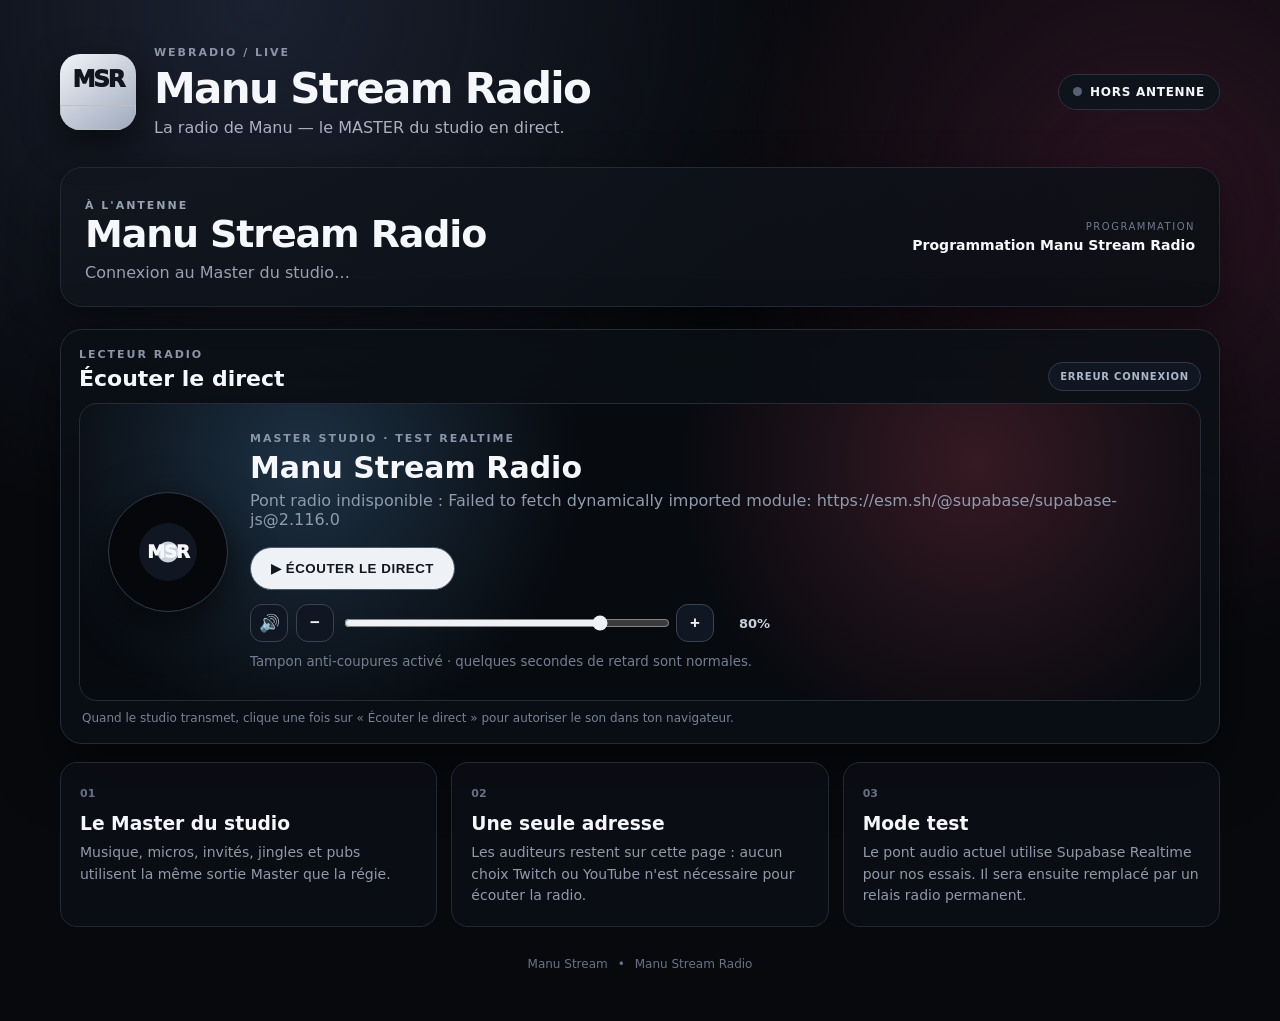
<file: docs/index.html>
<!doctype html>
<html lang="fr">
<head>
  <meta charset="utf-8">
  <meta name="viewport" content="width=device-width,initial-scale=1">
  <meta name="theme-color" content="#090b11">
  <meta name="apple-mobile-web-app-capable" content="yes">
  <meta name="apple-mobile-web-app-status-bar-style" content="black-translucent">
  <meta name="apple-mobile-web-app-title" content="Manu Stream Radio">
  <title>Manu Stream Radio — Écouter</title>
  <meta name="description" content="Écouter le Master de Manu Stream Radio en direct depuis une seule page.">
  <link rel="manifest" href="manifest.webmanifest?v=20260918-1">
  <link rel="apple-touch-icon" sizes="180x180" href="https://xpmrnwipnoekiycghwli.supabase.co/functions/v1/station-logo?v=20260918-1">
  <link rel="icon" type="image/png" href="https://xpmrnwipnoekiycghwli.supabase.co/functions/v1/station-logo?v=20260918-1">
  <link rel="stylesheet" href="styles.css">
  <link rel="stylesheet" href="volume.css">
</head>
<body>
  <main class="shell">
    <header class="hero">
      <div class="brandmark" id="stationLogoBox">
        <span id="stationInitials">MSR</span>
        <img id="stationLogo" alt="" hidden>
      </div>
      <div>
        <p class="eyebrow">WEBRADIO / LIVE</p>
        <h1 id="stationName">Manu Stream Radio</h1>
        <p id="tagline" class="tagline">La radio de Manu.</p>
      </div>
      <div id="liveBadge" class="live-badge offline"><span></span> HORS ANTENNE</div>
    </header>

    <section class="now-card">
      <div>
        <p class="eyebrow">À L'ANTENNE</p>
        <h2 id="nowTitle">Manu Stream Radio</h2>
        <p id="nowSub">Connexion au Master du studio…</p>
      </div>
      <div class="next">
        <span>PROGRAMMATION</span>
        <strong id="nextShow">Manu Stream Radio</strong>
      </div>
    </section>

    <section class="single-player-wrap" aria-label="Lecteur Manu Stream Radio">
      <div class="player-heading">
        <div>
          <p class="eyebrow">LECTEUR RADIO</p>
          <h2>Écouter le direct</h2>
        </div>
        <span id="sourceBadge" class="source-badge">CONNEXION STUDIO</span>
      </div>
      <div id="mainPlayer" class="player empty">
        <div class="placeholder">
          <b>Connexion à Manu Stream Radio…</b>
          <span>Le lecteur attend le signal du MASTER de la régie.</span>
        </div>
      </div>
      <p class="player-note">Quand le studio transmet, clique une fois sur « Écouter le direct » pour autoriser le son dans ton navigateur.</p>
    </section>

    <section class="info-grid">
      <article><span>01</span><h3>Le Master du studio</h3><p>Musique, micros, invités, jingles et pubs utilisent la même sortie Master que la régie.</p></article>
      <article><span>02</span><h3>Une seule adresse</h3><p>Les auditeurs restent sur cette page : aucun choix Twitch ou YouTube n'est nécessaire pour écouter la radio.</p></article>
      <article><span>03</span><h3>Mode test</h3><p>Le pont audio actuel utilise Supabase Realtime pour nos essais. Il sera ensuite remplacé par un relais radio permanent.</p></article>
    </section>

    <footer><span id="contactText">Manu Stream</span><span>•</span><span id="stationFooterName">Manu Stream Radio</span></footer>
  </main>
  <script src="config.js"></script>
  <script src="site.js"></script>
  <script src="profile.js?v=2"></script>
</body>
</html>
</file>
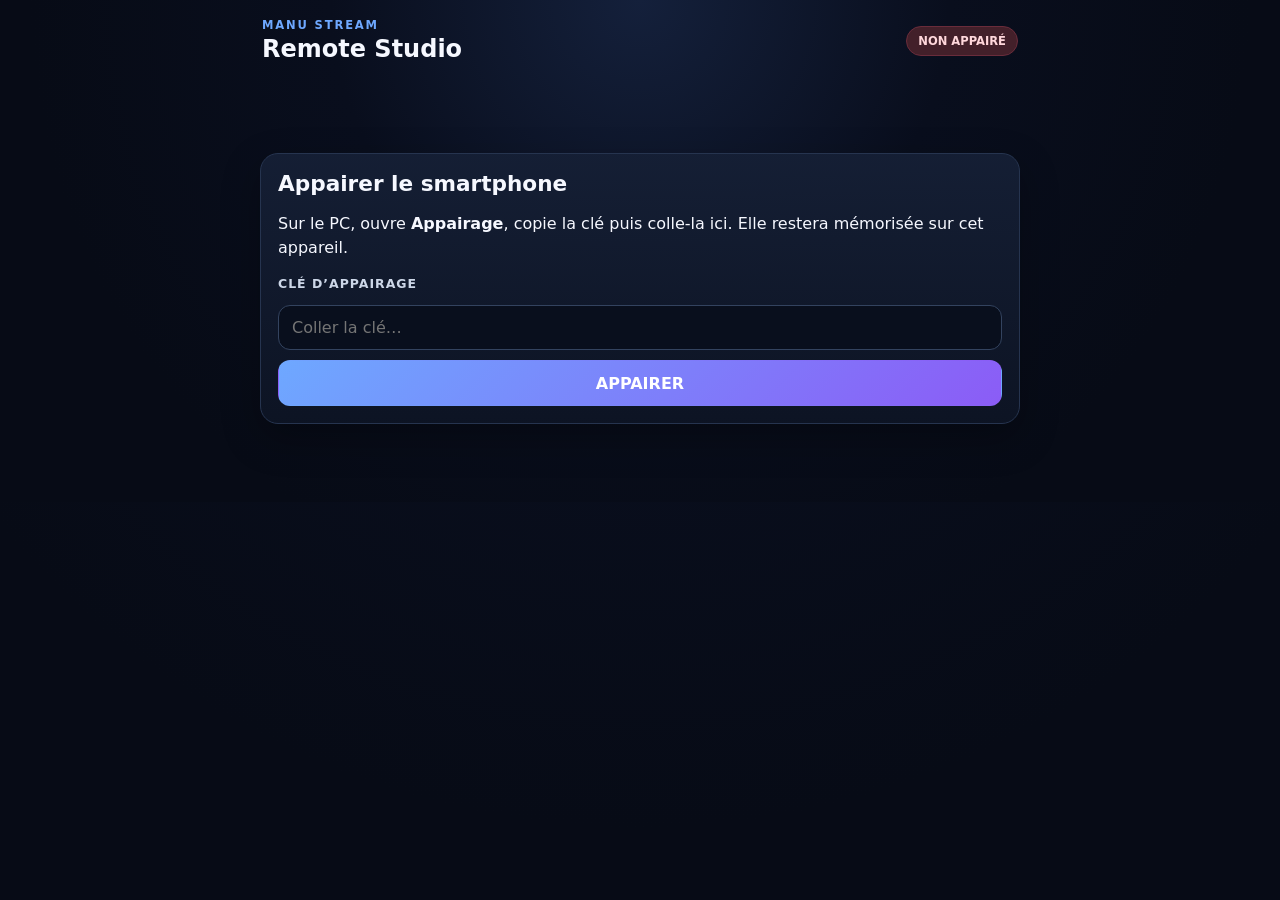
<file: docs/remote-studio/index.html>
<!doctype html><html lang="fr"><head><meta charset="utf-8"><meta name="viewport" content="width=device-width,initial-scale=1,viewport-fit=cover"><meta name="theme-color" content="#0b1020"><meta name="apple-mobile-web-app-capable" content="yes"><meta name="apple-mobile-web-app-status-bar-style" content="black-translucent"><meta name="apple-mobile-web-app-title" content="Manu Remote"><title>Manu Stream Remote Studio</title><link rel="manifest" href="./manifest.webmanifest"><link rel="icon" href="../remote/icon.svg" type="image/svg+xml"><link rel="apple-touch-icon" href="../remote/icon.svg"><link rel="stylesheet" href="./remote.css?v=3"></head><body><main class="app-shell"><header class="topbar"><div><div class="eyebrow">MANU STREAM</div><h1>Remote Studio</h1></div><div id="connectionPill" class="pill offline">NON APPAIRÉ</div></header>
<section id="pairPanel" class="card pair-card"><h2>Appairer le smartphone</h2><p>Sur le PC, ouvre <strong>Appairage</strong>, copie la clé puis colle-la ici. Elle restera mémorisée sur cet appareil.</p><label for="pairKey">Clé d’appairage</label><input id="pairKey" type="password" autocomplete="off" autocapitalize="off" spellcheck="false" placeholder="Coller la clé…"><button id="pairBtn" class="primary wide">APPAIRER</button><div id="pairStatus" class="muted"></div></section>
<section id="remotePanel" class="hidden">
<section class="card now-card"><div class="now-head"><div><div class="eyebrow">ÉTAT ANTENNE</div><div id="airState" class="air-state">—</div></div><button id="unpairBtn" class="ghost small">Désappairer</button></div><div id="nowTitle" class="now-title">Aucun élément</div><div id="nowArtist" class="now-artist">—</div><div class="meta-grid"><div><span>Mode</span><strong id="modeValue">—</strong></div><div><span>Restant</span><strong id="remainingValue">—</strong></div><div><span>Web radio</span><strong id="webValue">—</strong></div><div><span>Streamlabs</span><strong id="streamValue">—</strong></div></div><div class="next-line"><span>Ensuite</span><strong id="nextValue">—</strong></div></section>
<section class="card"><div class="section-title">Commandes rapides</div><div class="button-grid"><button data-command="next" class="primary">⏭ SUIVANT</button><button data-command="take_control">✋ REPRENDRE LA MAIN</button><button data-command="give_auto24">↩ 24/24</button><button data-command="stop_auto24">⏸ STOP 24/24</button></div><div id="commandStatus" class="muted status-line"></div></section>
<section class="card mic-card"><div class="section-title">Micro à distance — direct</div><div class="remote-mic-head"><div><strong id="remoteMicState">MICRO COUPÉ</strong><div id="remoteMicSource" class="muted">Le micro du smartphone / casque Bluetooth sera utilisé.</div></div><span id="remoteMicLamp" class="mic-lamp"></span></div><button id="remoteMicToggle" class="primary wide mic-main">🎙 CONNECTER LE MICRO AU STUDIO</button><p class="muted mic-note">Diagnostic double VU : téléphone puis MASTER REMOTE PC. Secours Cloud automatique si WebRTC reste muet.</p></section>
<section class="card recorder-card"><div class="section-title">Enregistrer une chronique</div><p class="muted">Info, météo, chronique ou pub. L’éditeur multi-blocs se charge automatiquement.</p><div class="form-grid"><label>CHRONIQUEUR<input id="recAuthor" placeholder="Ex. Vanessa"></label><label>DOSSIER / CATÉGORIE<input id="recFolder" placeholder="Ex. La revue de Vanessa"></label></div><label>TITRE<input id="recTitle" placeholder="Titre de l’enregistrement"></label><div class="form-grid"><label>JINGLE<select id="recJingle"><option value="">Aucun jingle</option></select></label><label>POSITION<select id="recJinglePosition"><option value="before">Avant</option><option value="after">Après</option><option value="both">Avant + après</option><option value="none">Aucun</option></select></label></div><div class="form-grid"><label>FOND SONORE<select id="recBed"><option value="">Aucun fond</option></select></label><label>VOLUME DU FOND <span id="recBedVolumeValue">12 %</span><input id="recBedVolume" type="range" min="0.02" max="0.40" step="0.01" value="0.12"></label></div><label class="check-row"><input id="recBedDuck" type="checkbox" checked> Réduire le fond sous la voix</label><div class="button-grid two"><button id="recRefreshMedia">↻ ACTUALISER</button><button id="recStart" class="primary">● ENREGISTRER</button><button id="recStop" class="danger" disabled>■ ARRÊTER</button><button id="recDiscard" disabled>↺ RECOMMENCER</button></div><div class="record-status"><span id="recLamp" class="rec-lamp"></span><strong id="recTimer">00:00</strong><span id="recStatus" class="muted">Prêt</span></div><audio id="recVoicePreview" class="audio-preview hidden" controls></audio><div class="button-grid two preview-buttons"><button id="recBuildPreview" disabled>▶ PRÉÉCOUTE</button><button id="recSend" class="primary" disabled>☁ ENVOYER AU STUDIO</button></div><audio id="recMixPreview" class="audio-preview hidden" controls></audio><div id="recUploadStatus" class="muted status-line"></div></section>
<section class="card"><div class="section-title">Fond d’antenne / bed parlé</div><div class="bed-row"><select id="bedPreset"><option value="talk-neutral">Talk Neutral</option><option value="matinale-douce">Matinale douce</option><option value="news-pulse">News Pulse</option><option value="pop-radio">Pop Radio</option><option value="night-drive">Night Drive</option></select><button id="bedToggle" class="primary">▶ LANCER</button></div><div id="bedState" class="muted">Fond d’antenne arrêté</div></section>
<section class="card"><div class="section-title">Message auditeurs</div><textarea id="listenerMessage" maxlength="240" rows="3" placeholder="Ex. Rendez-vous à 20h30 pour le direct…"></textarea><div class="button-grid two"><button id="publishMessage" class="primary">📣 PUBLIER</button><button id="clearMessage">EFFACER</button></div></section>
<section class="card danger-card"><div class="section-title">Sécurité</div><p class="muted">Arrête immédiatement la diffusion automatique et les sorties du studio.</p><button id="stopEverything" class="danger wide">■ STOP TOTAL</button></section><section class="install-tip">Sur iPhone : <strong>Partager → Sur l’écran d’accueil</strong> pour l’utiliser comme une application.</section>
</section></main><script type="module" src="./remote.js?v=3"></script><script type="module" src="./remote-mic-v396.js?v=17"></script><script type="module" src="./recorder-v2.js?v=4"></script><script type="module" src="./studio-v4.js?v=2"></script><script type="module" src="./studio-v5.js?v=2"></script><script type="module" src="./studio-v6.js?v=2"></script><script type="module" src="./studio-v7.js?v=1"></script><script type="module" src="./remote-mic-device-v1.js?v=3"></script><script type="module" src="./remote-live-controls-v1.js?v=1"></script><script type="module" src="./remote-logo-v3924.js?v=2"></script></body></html>
</file>
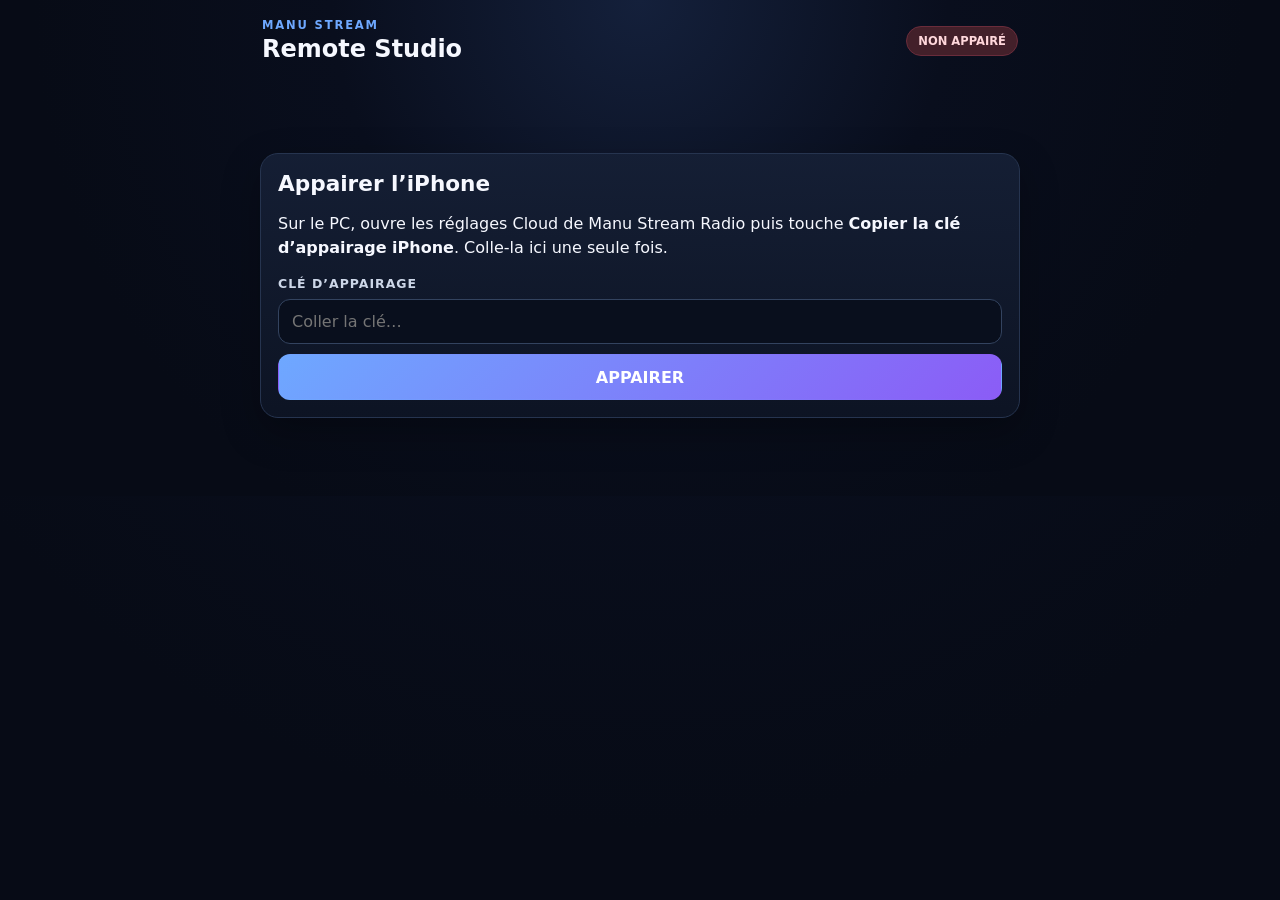
<file: docs/remote/index.html>
<!doctype html>
<html lang="fr">
<head>
  <meta charset="utf-8" />
  <meta name="viewport" content="width=device-width,initial-scale=1,viewport-fit=cover" />
  <meta name="theme-color" content="#0b1020" />
  <meta name="apple-mobile-web-app-capable" content="yes" />
  <meta name="apple-mobile-web-app-status-bar-style" content="black-translucent" />
  <meta name="apple-mobile-web-app-title" content="Manu Remote" />
  <title>Manu Stream Remote</title>
  <link rel="manifest" href="./manifest.webmanifest" />
  <link rel="icon" href="./icon.svg" type="image/svg+xml" />
  <link rel="apple-touch-icon" href="./icon.svg" />
  <link rel="stylesheet" href="./remote.css" />
</head>
<body>
  <main class="app-shell">
    <header class="topbar">
      <div>
        <div class="eyebrow">MANU STREAM</div>
        <h1>Remote Studio</h1>
      </div>
      <div id="connectionPill" class="pill offline">NON APPAIRÉ</div>
    </header>

    <section id="pairPanel" class="card pair-card">
      <h2>Appairer l’iPhone</h2>
      <p>Sur le PC, ouvre les réglages Cloud de Manu Stream Radio puis touche <strong>Copier la clé d’appairage iPhone</strong>. Colle-la ici une seule fois.</p>
      <label for="pairKey">Clé d’appairage</label>
      <input id="pairKey" type="password" autocomplete="off" autocapitalize="off" spellcheck="false" placeholder="Coller la clé…" />
      <button id="pairBtn" class="primary wide">APPAIRER</button>
      <div id="pairStatus" class="muted"></div>
    </section>

    <section id="remotePanel" class="hidden">
      <section class="card now-card">
        <div class="now-head">
          <div>
            <div class="eyebrow">ÉTAT ANTENNE</div>
            <div id="airState" class="air-state">—</div>
          </div>
          <button id="unpairBtn" class="ghost small">Désappairer</button>
        </div>
        <div id="nowTitle" class="now-title">Aucun élément</div>
        <div id="nowArtist" class="now-artist">—</div>
        <div class="meta-grid">
          <div><span>Mode</span><strong id="modeValue">—</strong></div>
          <div><span>Restant</span><strong id="remainingValue">—</strong></div>
          <div><span>Web radio</span><strong id="webValue">—</strong></div>
          <div><span>Streamlabs</span><strong id="streamValue">—</strong></div>
        </div>
        <div class="next-line"><span>Ensuite</span><strong id="nextValue">—</strong></div>
      </section>

      <section class="card">
        <div class="section-title">Commandes rapides</div>
        <div class="button-grid">
          <button data-command="next" class="primary">⏭ SUIVANT</button>
          <button data-command="take_control">✋ REPRENDRE LA MAIN</button>
          <button data-command="give_auto24">↩ 24/24</button>
          <button data-command="stop_auto24">⏸ STOP 24/24</button>
        </div>
        <div id="commandStatus" class="muted status-line"></div>
      </section>

      <section class="card">
        <div class="section-title">Fond d’antenne / bed parlé</div>
        <div class="bed-row">
          <select id="bedPreset">
            <option value="talk-neutral">Talk Neutral</option>
            <option value="matinale-douce">Matinale douce</option>
            <option value="news-pulse">News Pulse</option>
            <option value="pop-radio">Pop Radio</option>
            <option value="night-drive">Night Drive</option>
          </select>
          <button id="bedToggle" class="primary">▶ LANCER</button>
        </div>
        <div id="bedState" class="muted">Fond d’antenne arrêté</div>
      </section>

      <section class="card">
        <div class="section-title">Message auditeurs</div>
        <textarea id="listenerMessage" maxlength="240" rows="3" placeholder="Ex. Rendez-vous à 20h30 pour le direct…"></textarea>
        <div class="button-grid two">
          <button id="publishMessage" class="primary">📣 PUBLIER</button>
          <button id="clearMessage">EFFACER</button>
        </div>
      </section>

      <section class="card danger-card">
        <div class="section-title">Sécurité</div>
        <p class="muted">Arrête immédiatement la diffusion automatique et les sorties du studio.</p>
        <button id="stopEverything" class="danger wide">■ STOP TOTAL</button>
      </section>

      <section class="install-tip">
        Sur iPhone : <strong>Partager → Sur l’écran d’accueil</strong> pour l’utiliser comme une application.
      </section>
    </section>
  </main>

  <script type="module" src="./remote.js"></script>
</body>
</html>
</file>
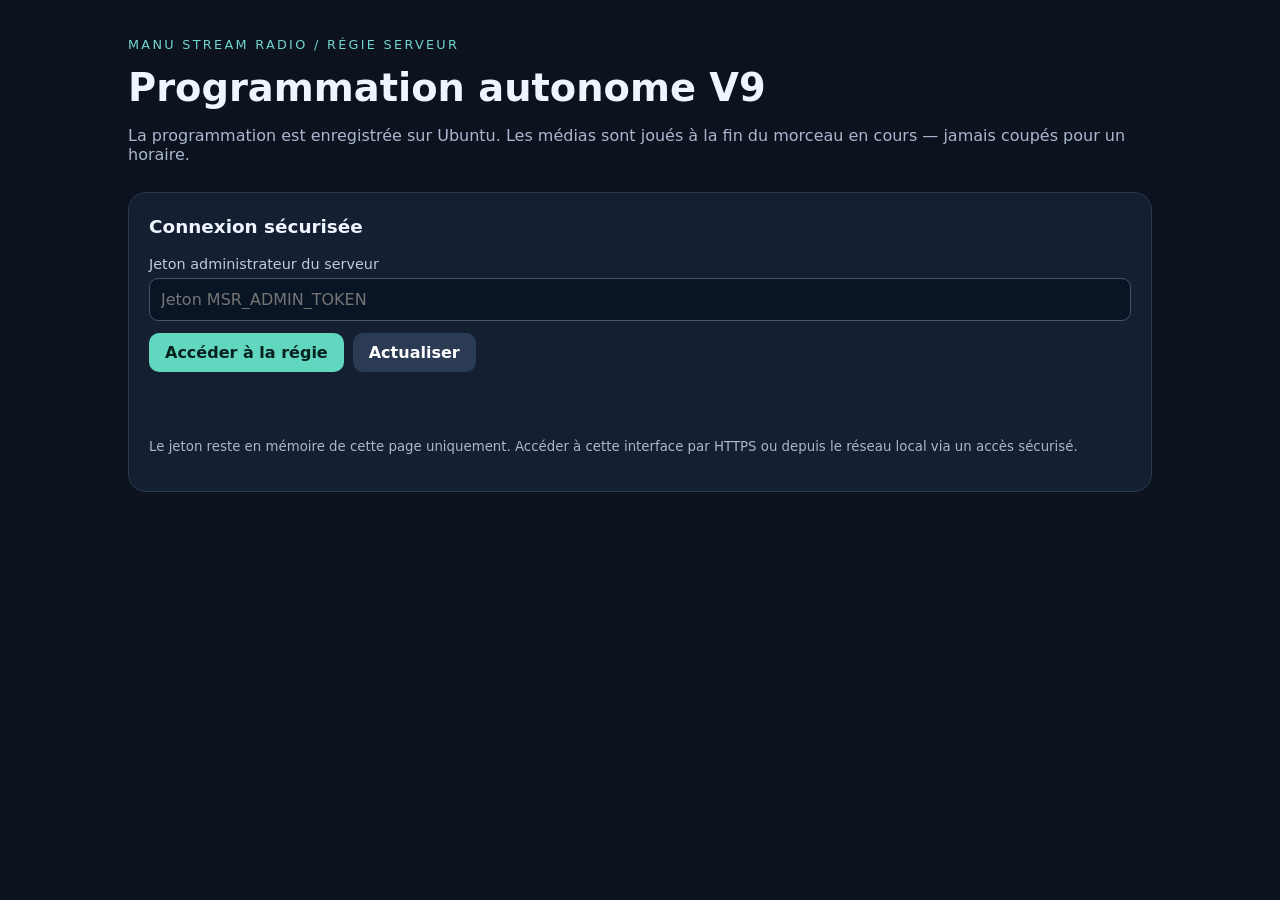
<file: v9/admin.html>
<!doctype html>
<html lang="fr">
<head>
<meta charset="utf-8">
<meta name="viewport" content="width=device-width,initial-scale=1">
<title>Manu Stream Radio V9 — Programmation</title>
<style>
:root{color-scheme:dark;font-family:system-ui,-apple-system,Segoe UI,sans-serif;background:#0c121e;color:#eff5ff}
*{box-sizing:border-box}body{max-width:1060px;margin:auto;padding:24px 18px 56px}
h1{font-size:clamp(1.65rem,3vw,2.5rem);margin:.2em 0}h2{margin:.2em 0 1em;font-size:1.15rem}
small,.muted{color:#a9b7cf}header{margin-bottom:28px}.eyebrow{font-size:.8rem;letter-spacing:.18em;text-transform:uppercase;color:#71d6cf}
.cards{display:grid;grid-template-columns:repeat(auto-fit,minmax(290px,1fr));gap:18px}
.panel{background:#141f31;border:1px solid #2d3b51;border-radius:18px;padding:20px;margin-bottom:18px}
label{display:block;font-size:.9rem;margin-bottom:6px;color:#bfcae0}
input,select,button{font:inherit}input,select{width:100%;background:#091524;color:#eff5ff;border:1px solid #44556e;border-radius:9px;padding:11px;margin:0 0 12px}
input[type=checkbox]{width:auto;margin:0}.days{display:flex;gap:12px;flex-wrap:wrap;margin:10px 0 16px}
.days label{display:flex;align-items:center;gap:5px}
button{background:#60d7be;color:#06211e;border:0;border-radius:10px;padding:10px 16px;font-weight:750;cursor:pointer}
button.secondary{background:#2b3b54;color:white}button.danger{background:#65333d;color:#fff}
button:disabled{opacity:.5;cursor:wait}.actions{display:flex;gap:9px;flex-wrap:wrap}
#notice{min-height:2em;color:#b6e1d9}.rule{display:flex;align-items:start;justify-content:space-between;gap:16px;padding:12px 0;border-bottom:1px solid #303f54}
.rule:last-child{border-bottom:0}.rule strong{display:block}.rule small{display:block;overflow-wrap:anywhere}
.stat{display:flex;justify-content:space-between;gap:8px;align-items:center}
.rotation-list{max-height:390px;overflow:auto;border-top:1px solid #303f54}
.rotation-song{display:flex;align-items:center;gap:10px;padding:9px 3px;border-bottom:1px solid #303f54;cursor:pointer}
.rotation-song span{overflow-wrap:anywhere}
code{font-size:.88em;color:#bfe5df;overflow-wrap:anywhere}
.status{color:#8af0ce}.error{color:#ffb2bb}
@media(max-width:600px){body{padding:16px 12px}.panel{padding:16px}.rule{flex-direction:column}}
</style>
</head>
<body>
<header>
<p class="eyebrow">Manu Stream Radio / Régie serveur</p>
<h1>Programmation autonome V9</h1>
<p class="muted">La programmation est enregistrée sur Ubuntu. Les médias sont joués à la fin du morceau en cours — jamais coupés pour un horaire.</p>
</header>
<section class="panel">
<h2>Connexion sécurisée</h2>
<label for="token">Jeton administrateur du serveur</label>
<input id="token" type="password" autocomplete="off" placeholder="Jeton MSR_ADMIN_TOKEN">
<div class="actions"><button id="login">Accéder à la régie</button><button id="refresh" class="secondary">Actualiser</button></div>
<p id="notice" role="status" aria-live="polite"></p>
<p class="muted"><small>Le jeton reste en mémoire de cette page uniquement. Accéder à cette interface par HTTPS ou depuis le réseau local via un accès sécurisé.</small></p>
</section>
<div id="controls" hidden>
<div class="cards">
<section class="panel">
<h2>Ajouter un média sur le disque de 2 To</h2>
<label for="destination">Dossier de destination</label>
<select id="destination"></select>
<label for="file">Fichier audio MP3, WAV, M4A, FLAC, OGG ou AAC</label>
<input type="file" id="file" accept=".mp3,.wav,.m4a,.flac,.ogg,.aac">
<button id="upload">Importer sur le serveur</button>
<p class="muted" id="uploadInfo">La copie est transférée directement vers la bibliothèque Linux.</p>
</section>
<section class="panel">
<h2>Nouveau sous-dossier</h2>
<p class="muted">Disponible pour le Studio et la Remote après leur raccordement à la V9.</p>
<label for="folderParent">Créer dans</label>
<select id="folderParent"></select>
<label for="newFolder">Nom du nouveau dossier</label>
<input id="newFolder" placeholder="Ex. Saint-Valentin" maxlength="120">
<button id="createFolder">＋ Créer le dossier</button>
</section>
<section class="panel">
<h2>Programmer une diffusion</h2>
<label for="title">Titre affiché à l’antenne</label><input id="title" placeholder="La Revue de Vanessa">
<label for="media">Média</label><select id="media"></select>
<label for="hour">Heure cible</label><input id="hour" type="time" value="15:15">
<label for="date">Date unique (facultatif)</label><input id="date" type="date">
<label>Jours de répétition, si pas de date unique</label>
<div class="days">
<label><input type="checkbox" name="day" value="0" checked>Lun</label>
<label><input type="checkbox" name="day" value="1" checked>Mar</label>
<label><input type="checkbox" name="day" value="2" checked>Mer</label>
<label><input type="checkbox" name="day" value="3" checked>Jeu</label>
<label><input type="checkbox" name="day" value="4" checked>Ven</label>
<label><input type="checkbox" name="day" value="5" checked>Sam</label>
<label><input type="checkbox" name="day" value="6" checked>Dim</label>
</div>
<button id="create">Enregistrer le programme</button>
</section>
</div>
<section class="panel">
<h2>Musiques autorisées en rotation</h2>
<p class="muted">Seules les musiques cochées peuvent passer en automatisation. Par sécurité, les nouveaux titres ne sont jamais autorisés automatiquement. Si aucune musique n'est autorisée, le flux de test reste silencieux hors programme ou direct.</p>
<p id="rotationCount" class="muted">—</p>
<div id="rotationSongs" class="rotation-list"></div>
</section>
<section class="panel">
<div class="stat"><h2>À l'antenne et prochains rendez-vous</h2><span id="mode" class="status">—</span></div>
<p id="now" class="muted">—</p>
<div id="upcoming"></div>
</section>
<section class="panel">
<div class="stat"><h2>Règles programmées</h2><button id="scan" class="secondary">Analyser la médiathèque</button></div>
<div id="rules" class="muted">Aucune programmation chargée.</div>
</section>
</div>
<script>
(() => {
  let token = "";
  const $ = id => document.getElementById(id);
  const notice = (msg, bad=false) => { $('notice').textContent=msg; $('notice').className=bad?"error":"status"; };
  async function call(path, opts={}) {
    const headers = {...(opts.headers||{}), Authorization:"Bearer "+token};
    const response = await fetch(path,{...opts,headers,cache:"no-store"});
    const payload = await response.json().catch(()=>({error:"Réponse invalide"}));
    if (!response.ok) throw new Error(payload.error||"HTTP "+response.status);
    return payload;
  }
  const fmt = raw => {
    try{return new Date(raw).toLocaleString("fr-FR",{day:"2-digit",month:"short",hour:"2-digit",minute:"2-digit"});}
    catch{return raw;}
  };
  async function refresh() {
    const data=await call("/api/admin/state");
    $('controls').hidden=false;
    $('mode').textContent="Programmation serveur";
    $('now').textContent=data.status?.selected?.title
      ? "Dernier média sélectionné : "+data.status.selected.title : "En attente de première diffusion.";
    const upcoming=$('upcoming');upcoming.replaceChildren();
    for(const item of data.status.next||[]) {
      const p=document.createElement("p");p.textContent=fmt(item.starts_at)+" — "+item.title;upcoming.append(p);
    }
    const folders=data.folders||[];
    for(const id of ['destination','folderParent']) {
      const select=$(id), previous=select.value;
      select.replaceChildren();
      for(const folder of folders) {
        const option=document.createElement('option');
        option.value=folder; option.textContent=folder;select.append(option);
      }
      if([...select.options].some(o=>o.value===previous))select.value=previous;
      else if([...select.options].some(o=>o.value==='Chroniques'))select.value='Chroniques';
    }
    const songs=(data.media||[]).filter(item=>item.kind==="music");
    const approved=songs.filter(item=>item.rotation_enabled).length;
    $('rotationCount').textContent=approved+" musique(s) autorisée(s) sur "+songs.length;
    const rotation=$('rotationSongs'); rotation.replaceChildren();
    for(const song of songs) {
      const label=document.createElement('label');label.className='rotation-song';
      const check=document.createElement('input');check.type='checkbox';check.checked=!!song.rotation_enabled;
      const name=document.createElement('span');name.textContent=song.path;
      check.onchange=async()=>{
        const desired=check.checked;check.disabled=true;
        try {
          await call("/api/admin/rotation",{method:"POST",headers:{"Content-Type":"application/json"},
            body:JSON.stringify({media_path:song.path,enabled:desired})});
          song.rotation_enabled=desired;
          const count=songs.filter(item=>item.rotation_enabled).length;
          $('rotationCount').textContent=count+" musique(s) autorisée(s) sur "+songs.length;
          notice((desired?"Rotation autorisée : ":"Rotation interdite : ")+song.path);
        }catch(e){check.checked=!desired;notice("Modification impossible : "+e.message,true);}
        finally{check.disabled=false;}
      };
      label.append(check,name);rotation.append(label);
    }
    const media=$('media');const chosen=media.value;media.replaceChildren();
    for(const item of data.media) {
      const opt=document.createElement("option"); opt.value=item.path;
      opt.textContent=item.path+" ("+(item.size/1048576).toFixed(1)+" Mio)";
      media.append(opt);
    }
    if([...media.options].some(o=>o.value===chosen))media.value=chosen;
    const rules=$('rules');rules.replaceChildren();
    if(!data.rules.length)rules.textContent="Aucune programmation enregistrée.";
    for(const r of data.rules) {
      const row=document.createElement("div");row.className="rule";
      const desc=document.createElement("div");const strong=document.createElement("strong");
      strong.textContent=r.local_time+" · "+r.title;const small=document.createElement("small");
      small.textContent=(r.single_date||"Jours "+r.weekdays.join(","))+" · "+r.media_path;
      desc.append(strong,small);
      const btn=document.createElement("button");btn.className="danger";btn.textContent="Supprimer";
      btn.onclick=async()=>{if(!confirm("Supprimer cette programmation ?"))return;
        try{await call("/api/admin/rules/"+r.id,{method:"DELETE"});await refresh();notice("Programmation supprimée.");}
        catch(e){notice(e.message,true);}};
      row.append(desc,btn);rules.append(row);
    }
  }
  $('login').onclick=async()=>{token=$('token').value.trim();if(!token)return notice("Jeton requis.",true);
    try{await refresh();$('token').value="";notice("Connecté à la régie serveur.");}
    catch(e){token="";$('controls').hidden=true;notice(e.message,true);}};
  $('refresh').onclick=async()=>{try{await refresh();notice("Données actualisées.");}catch(e){notice(e.message,true);}};
  $('scan').onclick=async()=>{try{const r=await call("/api/admin/scan",{method:"POST"});
    await refresh();notice(r.indexed+" médias indexés.");}catch(e){notice(e.message,true);}};
  $('upload').onclick=async()=>{
    const file=$('file').files[0];if(!file)return notice("Choisis un fichier.",true);
    const ext=file.name.slice(file.name.lastIndexOf(".")).toLowerCase();
    if(![".mp3",".wav",".m4a",".flac",".ogg",".aac"].includes(ext))return notice("Format non accepté.",true);
    $('upload').disabled=true;$('uploadInfo').textContent="Envoi en cours : "+file.name+"…";
    try {
      const folder=$('destination').value;
      if(!folder)throw new Error("Choisis un dossier");
      const path="/api/admin/media/"+folder.split('/').map(encodeURIComponent).join('/')+"/"+encodeURIComponent(file.name);
      await call(path,{method:"PUT",headers:{"Content-Type":"application/octet-stream"},body:file});
      $('file').value="";await refresh();notice("Média importé sur le serveur.");
      $('uploadInfo').textContent="Transfert terminé.";
    } catch(e){notice("Importation impossible : "+e.message,true);$('uploadInfo').textContent="Échec de l'envoi.";}
    finally{$('upload').disabled=false;}
  };
  $('createFolder').onclick=async()=>{
    const parent=$('folderParent').value,name=$('newFolder').value;
    if(!parent||!name.trim())return notice("Choisis le dossier parent et un nom.",true);
    $('createFolder').disabled=true;
    try{
      const result=await call("/api/admin/folders",{
        method:"POST",headers:{"Content-Type":"application/json"},
        body:JSON.stringify({parent,name})
      });
      await refresh();
      $('destination').value=result.path;
      $('folderParent').value=result.path;
      $('newFolder').value="";
      notice("Dossier créé : "+result.path);
    }catch(e){notice(e.message,true);}
    finally{$('createFolder').disabled=false;}
  };
  $('create').onclick=async()=>{
    const payload={title:$('title').value.trim(),media_path:$('media').value,
      local_time:$('hour').value,single_date:$('date').value||null,
      weekdays:[...document.querySelectorAll('input[name=day]:checked')].map(x=>Number(x.value))};
    try{await call("/api/admin/rules",{method:"POST",headers:{"Content-Type":"application/json"},body:JSON.stringify(payload)});
      $('title').value="";await refresh();notice("Programmation enregistrée sur le serveur.");}
    catch(e){notice(e.message,true);}
  };
})();
</script>
</body>
</html>
</file>
<file: docs/styles.css>
:root{font-family:Inter,ui-sans-serif,system-ui,-apple-system,BlinkMacSystemFont,"Segoe UI",sans-serif;color:#f5f7fb;background:#07090d;color-scheme:dark}*{box-sizing:border-box}body{margin:0;min-height:100vh;background:radial-gradient(circle at 20% 0,#1b2130 0,transparent 38%),radial-gradient(circle at 90% 20%,#2a1320 0,transparent 32%),#07090d}.shell{width:min(1160px,calc(100% - 28px));margin:auto;padding:28px 0 50px}.hero{display:grid;grid-template-columns:auto 1fr auto;gap:18px;align-items:center;padding:18px 0 30px}.brandmark{display:grid;place-items:center;width:76px;height:76px;border-radius:20px;background:linear-gradient(145deg,#f1f3f8,#9ea9bc);color:#11151d;font-weight:950;letter-spacing:-2px;font-size:23px;box-shadow:0 14px 35px #0008;overflow:hidden}.brandmark.has-logo{padding:7px;background:#0c1119;border:1px solid #2b3442}.brandmark img{display:block;width:100%;height:100%;object-fit:contain}.eyebrow{margin:0 0 5px;font-size:11px;letter-spacing:.18em;color:#8b95a8;font-weight:800}.hero h1,.now-card h2{margin:0}.hero h1{font-size:clamp(24px,4vw,42px);letter-spacing:-.04em}.tagline{margin:5px 0 0;color:#a9b1c1}.live-badge{display:flex;gap:8px;align-items:center;border:1px solid #2b3240;border-radius:999px;padding:10px 14px;font-size:12px;font-weight:900;letter-spacing:.06em;background:#0f131b}.live-badge span{width:9px;height:9px;border-radius:50%;background:#586173}.live-badge.live{border-color:#63323a;color:#ffb6c0;background:#211014}.live-badge.live span{background:#ff3653;box-shadow:0 0 18px #ff3653}.now-card{display:grid;grid-template-columns:1fr auto;gap:20px;align-items:center;padding:24px;border:1px solid #242a35;border-radius:22px;background:linear-gradient(145deg,#11161fdd,#0b0e14dd);box-shadow:0 18px 50px #0007}.now-card h2{font-size:clamp(24px,4vw,38px);letter-spacing:-.03em}.now-card p{margin:7px 0 0;color:#97a1b4}.next{text-align:right;display:grid;gap:5px}.next span{font-size:10px;letter-spacing:.15em;color:#707a8d}.next strong{font-size:14px}.single-player-wrap{margin-top:22px;padding:18px;border:1px solid #252c38;border-radius:22px;background:#0b0f16cc;box-shadow:0 22px 60px #0008}.player-heading{display:flex;justify-content:space-between;align-items:end;gap:16px;margin-bottom:12px}.player-heading h2{margin:0;font-size:22px}.source-badge{border:1px solid #313949;border-radius:999px;padding:8px 11px;color:#aeb7c6;background:#111722;font-size:10px;font-weight:900;letter-spacing:.08em}.player{position:relative;aspect-ratio:16/9;border-radius:18px;overflow:hidden;border:1px solid #252c38;background:#050608}.player iframe{width:100%;height:100%;border:0}.placeholder{position:absolute;inset:0;display:grid;place-content:center;text-align:center;padding:24px;color:#808a9b}.placeholder b{color:#eef1f6;font-size:19px;margin-bottom:6px}.placeholder span{max-width:560px}.player-note{margin:10px 3px 0;color:#778296;font-size:12px}.player.audio-mode,.player.realtime-mode{aspect-ratio:auto;min-height:250px;background:radial-gradient(circle at 20% 20%,#1d3143 0,transparent 30%),radial-gradient(circle at 80% 20%,#361923 0,transparent 32%),#070a0f}.audio-stage,.realtime-stage{min-height:250px;display:grid;grid-template-columns:auto 1fr;gap:22px;align-items:center;padding:28px}.radio-disc{width:120px;height:120px;border-radius:50%;display:grid;place-items:center;background:radial-gradient(circle,#c9d0dc 0 12%,#111722 13% 34%,#05070a 35% 100%);border:1px solid #303846;box-shadow:0 14px 45px #000a;overflow:hidden}.radio-disc.has-station-logo{border-radius:28px;background:#0c1119;padding:10px}.station-disc-logo{width:100%;height:100%;object-fit:contain;display:block}.radio-disc span{font-size:18px;font-weight:950;letter-spacing:-1px}.audio-copy h3{margin:2px 0 6px;font-size:30px}.audio-copy p:last-of-type{margin:0;color:#909bad}.audio-stage{grid-template-areas:"disc copy" "audio audio"}.audio-stage .radio-disc{grid-area:disc}.audio-stage .audio-copy{grid-area:copy}.audio-stage audio{grid-area:audio;width:100%;filter:grayscale(1) contrast(1.1)}.realtime-stage{grid-template-columns:auto minmax(0,1fr)}.listen-button{margin-top:18px;border:1px solid #4a596b;border-radius:999px;padding:13px 20px;background:#eef2f7;color:#12161d;font-weight:900;letter-spacing:.04em;cursor:pointer}.listen-button:hover{transform:translateY(-1px)}.listen-button.active{background:#251115;color:#ffb6c0;border-color:#6f3741}.realtime-stage small{display:block;margin-top:10px;color:#737f91;line-height:1.5}.info-grid{display:grid;grid-template-columns:repeat(3,1fr);gap:14px;margin-top:18px}.info-grid article{padding:19px;border:1px solid #222936;border-radius:17px;background:#0c1017aa}.info-grid article>span{font-size:11px;color:#677185;font-weight:900}.info-grid h3{margin:12px 0 8px}.info-grid p{margin:0;color:#909aab;line-height:1.55;font-size:14px}footer{display:flex;justify-content:center;gap:10px;padding-top:30px;color:#697386;font-size:12px}@media(max-width:720px){.hero{grid-template-columns:auto 1fr}.brandmark{width:64px;height:64px;border-radius:17px}.live-badge{grid-column:1/-1;width:max-content}.now-card{grid-template-columns:1fr}.next{text-align:left}.info-grid{grid-template-columns:1fr}.audio-stage,.realtime-stage{grid-template-columns:1fr}.radio-disc{width:96px;height:96px}.player-heading{align-items:flex-start;flex-direction:column}}
</file>
<file: docs/volume.css>
.volume-control{display:grid;grid-template-columns:auto auto minmax(120px,1fr) auto auto;gap:8px;align-items:center;margin-top:14px;max-width:520px}.volume-btn{width:38px;height:38px;border:1px solid #3a4352;border-radius:12px;background:#111722;color:#eef2f7;font-weight:900;font-size:17px;cursor:pointer}.volume-btn:hover{background:#18202c}.volume-btn.active{background:#2a1116;color:#ffb6c0;border-color:#6d3640}.volume-slider{width:100%;accent-color:#eef2f7;cursor:pointer}.volume-value{min-width:48px;text-align:right;font-size:13px;color:#c7cfda}@media(max-width:520px){.volume-control{grid-template-columns:auto auto minmax(90px,1fr) auto}.volume-value{grid-column:1/-1;text-align:left;margin-left:2px}.volume-btn{width:36px;height:36px}}
.audience-message-banner{margin-top:16px;padding:15px 18px;border:1px solid #5b3c21;border-radius:17px;background:linear-gradient(135deg,#2d1c0d,#16100b);display:grid;grid-template-columns:auto 1fr;gap:13px;align-items:center;box-shadow:0 16px 45px #0006}.audience-message-banner[hidden]{display:none}.audience-message-icon{font-size:26px}.audience-message-banner small{display:block;margin-bottom:4px;font-size:10px;letter-spacing:.15em;color:#e1a762;font-weight:900}.audience-message-banner strong{display:block;font-size:clamp(16px,2.6vw,22px);line-height:1.35;color:#fff5e8}.audience-message-banner{animation:msrMsgIn .25s ease-out}@keyframes msrMsgIn{from{opacity:0;transform:translateY(-5px)}to{opacity:1;transform:translateY(0)}}
</file>
<file: docs/remote-studio/remote.css>
:root{color-scheme:dark;--bg:#070b16;--panel:#11182a;--line:#26344f;--text:#f6f8ff;--muted:#9ba9c3;--accent:#6ea8ff;--accent2:#8b5cf6;--ok:#3ddc97;--danger:#ff5c70;--shadow:0 14px 38px rgba(0,0,0,.28)}*{box-sizing:border-box}html,body{margin:0;min-height:100%;background:radial-gradient(circle at top,#14203b 0,#090e1d 38%,var(--bg) 75%);font-family:Inter,system-ui,-apple-system,BlinkMacSystemFont,"Segoe UI",sans-serif;color:var(--text)}body{padding:env(safe-area-inset-top) 14px calc(24px + env(safe-area-inset-bottom))}.app-shell{width:min(760px,100%);margin:0 auto;padding:12px 0 40px}.topbar{display:flex;align-items:center;justify-content:space-between;gap:16px;margin:6px 2px 18px}.eyebrow{font-size:.72rem;letter-spacing:.16em;font-weight:800;color:var(--accent);text-transform:uppercase}.topbar h1{font-size:1.5rem;margin:3px 0 0}.pill{border:1px solid var(--line);border-radius:999px;padding:7px 11px;font-size:.72rem;font-weight:900;white-space:nowrap}.pill.online{color:#08160f;background:var(--ok);border-color:transparent}.pill.offline{color:#ffd7db;background:#43202a;border-color:#6a2c3b}.card{background:linear-gradient(180deg,rgba(21,31,53,.96),rgba(13,20,36,.96));border:1px solid var(--line);border-radius:18px;padding:17px;margin-bottom:14px;box-shadow:var(--shadow)}.pair-card{margin-top:10vh}.card h2{margin:0 0 8px;font-size:1.35rem}.card p{line-height:1.5}.hidden{display:none!important}label,.section-title{display:block;font-size:.78rem;font-weight:900;letter-spacing:.08em;text-transform:uppercase;color:#cdd7e8;margin-bottom:8px}label{margin-top:12px}input,textarea,select{width:100%;border:1px solid #33435f;background:#090f1d;color:var(--text);border-radius:12px;padding:12px 13px;font:inherit;outline:none;margin-top:6px}input[type=range]{padding:0;border:0;background:transparent}button{border:1px solid #33435f;background:#18233b;color:var(--text);font:inherit;font-weight:800;border-radius:12px;padding:12px 13px;cursor:pointer;min-height:46px}button:disabled{opacity:.45;cursor:not-allowed}button:active:not(:disabled){transform:translateY(1px)}button.primary{border-color:transparent;background:linear-gradient(135deg,var(--accent),var(--accent2));color:#fff}button.ghost{background:transparent}button.small{padding:8px 10px;min-height:auto;font-size:.78rem}.wide{width:100%;margin-top:10px}.danger{background:#8f2335;border-color:#c33a50;color:#fff}.muted{color:var(--muted);font-size:.88rem;line-height:1.4}.status-line{margin-top:9px}.now-head{display:flex;justify-content:space-between;gap:12px;align-items:flex-start}.air-state{font-size:1.35rem;font-weight:950;margin-top:3px}.air-state.on{color:var(--ok)}.air-state.off{color:#ff9aa7}.now-title{font-weight:950;font-size:1.45rem;margin-top:18px;overflow-wrap:anywhere}.now-artist{color:var(--muted);margin-top:4px;overflow-wrap:anywhere}.meta-grid{display:grid;grid-template-columns:repeat(2,minmax(0,1fr));gap:9px;margin-top:17px}.meta-grid>div,.next-line{border:1px solid #26344f;background:#0a1120;border-radius:12px;padding:11px}.meta-grid span,.next-line span{display:block;color:var(--muted);font-size:.72rem;margin-bottom:3px}.meta-grid strong,.next-line strong{font-size:.91rem;overflow-wrap:anywhere}.next-line{margin-top:9px}.button-grid{display:grid;grid-template-columns:repeat(2,minmax(0,1fr));gap:9px}.button-grid.two{margin-top:10px}.bed-row{display:grid;grid-template-columns:minmax(0,1fr) auto;gap:9px;align-items:center}.bed-row button{white-space:nowrap}.danger-card{border-color:#512636}.install-tip{text-align:center;color:#9ba9c3;font-size:.84rem;padding:8px 16px 18px}textarea{resize:vertical;min-height:82px}.remote-mic-head{display:flex;align-items:center;justify-content:space-between;gap:14px;border:1px solid #2a3a59;background:#0b1324;border-radius:13px;padding:12px}.remote-mic-head strong{display:block;font-size:.98rem}.mic-lamp{width:15px;height:15px;border-radius:50%;background:#5b6475;box-shadow:0 0 0 4px rgba(255,255,255,.04)}.mic-card.live{border-color:#8b3041}.mic-card.live .mic-lamp{background:#ff4f67;box-shadow:0 0 14px rgba(255,79,103,.85)}.mic-card.live .mic-main{background:#92283b;border-color:#c43c53}.mic-note{margin-bottom:0}.mic-card.connecting .mic-lamp{background:#ffd166;animation:pulse 1s infinite}.form-grid{display:grid;grid-template-columns:repeat(2,minmax(0,1fr));gap:10px}.check-row{display:flex;align-items:center;gap:9px;text-transform:none;letter-spacing:0;font-size:.88rem}.check-row input{width:auto;margin:0}.record-status{display:grid;grid-template-columns:auto auto 1fr;align-items:center;gap:9px;margin-top:14px;border:1px solid #2a3a59;background:#0b1324;border-radius:13px;padding:11px}.rec-lamp{width:13px;height:13px;border-radius:50%;background:#5b6475}.recorder-card.recording{border-color:#8b3041}.recorder-card.recording .rec-lamp{background:#ff4f67;box-shadow:0 0 12px rgba(255,79,103,.85);animation:pulse 1s infinite}.audio-preview{width:100%;margin-top:12px}.preview-buttons{margin-top:12px}.recorder-card optgroup{font-weight:900}.recorder-card option{font-weight:500}@keyframes pulse{50%{opacity:.35}}@media(max-width:460px){body{padding-left:10px;padding-right:10px}.card{padding:14px;border-radius:16px}.button-grid,.form-grid{grid-template-columns:1fr}.button-grid.two{grid-template-columns:1fr 1fr}.bed-row{grid-template-columns:1fr}.topbar h1{font-size:1.25rem}.pill{font-size:.66rem}.now-title{font-size:1.25rem}}
</file>
<file: docs/remote/remote.css>
:root{color-scheme:dark;--bg:#070b16;--panel:#11182a;--panel2:#151f35;--line:#26344f;--text:#f6f8ff;--muted:#9ba9c3;--accent:#6ea8ff;--accent2:#8b5cf6;--ok:#3ddc97;--danger:#ff5c70;--shadow:0 14px 38px rgba(0,0,0,.28)}*{box-sizing:border-box}html,body{margin:0;min-height:100%;background:radial-gradient(circle at top,#14203b 0,#090e1d 38%,var(--bg) 75%);font-family:Inter,system-ui,-apple-system,BlinkMacSystemFont,"Segoe UI",sans-serif;color:var(--text)}body{padding:env(safe-area-inset-top) 14px calc(24px + env(safe-area-inset-bottom))}.app-shell{width:min(760px,100%);margin:0 auto;padding:12px 0 40px}.topbar{display:flex;align-items:center;justify-content:space-between;gap:16px;margin:6px 2px 18px}.eyebrow{font-size:.72rem;letter-spacing:.16em;font-weight:800;color:var(--accent);text-transform:uppercase}.topbar h1{font-size:1.5rem;margin:3px 0 0}.pill{border:1px solid var(--line);border-radius:999px;padding:7px 11px;font-size:.72rem;font-weight:900;white-space:nowrap}.pill.online{color:#08160f;background:var(--ok);border-color:transparent}.pill.offline{color:#ffd7db;background:#43202a;border-color:#6a2c3b}.card{background:linear-gradient(180deg,rgba(21,31,53,.96),rgba(13,20,36,.96));border:1px solid var(--line);border-radius:18px;padding:17px;margin-bottom:14px;box-shadow:var(--shadow)}.pair-card{margin-top:10vh}.card h2{margin:0 0 8px;font-size:1.35rem}.card p{line-height:1.5}.hidden{display:none!important}label,.section-title{display:block;font-size:.78rem;font-weight:900;letter-spacing:.08em;text-transform:uppercase;color:#cdd7e8;margin-bottom:8px}input,textarea,select{width:100%;border:1px solid #33435f;background:#090f1d;color:var(--text);border-radius:12px;padding:12px 13px;font:inherit;outline:none}input:focus,textarea:focus,select:focus{border-color:var(--accent);box-shadow:0 0 0 3px rgba(110,168,255,.13)}button{border:1px solid #33435f;background:#18233b;color:var(--text);font:inherit;font-weight:800;border-radius:12px;padding:12px 13px;cursor:pointer;min-height:46px}button:active{transform:translateY(1px)}button.primary{border-color:transparent;background:linear-gradient(135deg,var(--accent),var(--accent2));color:white}button.ghost{background:transparent}button.small{padding:8px 10px;min-height:auto;font-size:.78rem}.wide{width:100%;margin-top:10px}.danger{background:#8f2335;border-color:#c33a50;color:white}.muted{color:var(--muted);font-size:.88rem;line-height:1.4}.status-line{margin-top:9px}.now-head{display:flex;justify-content:space-between;gap:12px;align-items:flex-start}.air-state{font-size:1.35rem;font-weight:950;margin-top:3px}.air-state.on{color:var(--ok)}.air-state.off{color:#ff9aa7}.now-title{font-weight:950;font-size:1.45rem;margin-top:18px;overflow-wrap:anywhere}.now-artist{color:var(--muted);margin-top:4px;overflow-wrap:anywhere}.meta-grid{display:grid;grid-template-columns:repeat(2,minmax(0,1fr));gap:9px;margin-top:17px}.meta-grid>div,.next-line{border:1px solid #26344f;background:#0a1120;border-radius:12px;padding:11px}.meta-grid span,.next-line span{display:block;color:var(--muted);font-size:.72rem;margin-bottom:3px}.meta-grid strong,.next-line strong{font-size:.91rem;overflow-wrap:anywhere}.next-line{margin-top:9px}.button-grid{display:grid;grid-template-columns:repeat(2,minmax(0,1fr));gap:9px}.button-grid.two{margin-top:10px}.bed-row{display:grid;grid-template-columns:minmax(0,1fr) auto;gap:9px;align-items:center}.bed-row button{white-space:nowrap}.danger-card{border-color:#512636}.install-tip{text-align:center;color:#9ba9c3;font-size:.84rem;padding:8px 16px 18px}textarea{resize:vertical;min-height:82px}@media(max-width:460px){body{padding-left:10px;padding-right:10px}.card{padding:14px;border-radius:16px}.button-grid{grid-template-columns:1fr}.button-grid.two{grid-template-columns:1fr 1fr}.bed-row{grid-template-columns:1fr}.topbar h1{font-size:1.25rem}.pill{font-size:.66rem}.now-title{font-size:1.25rem}}
</file>
